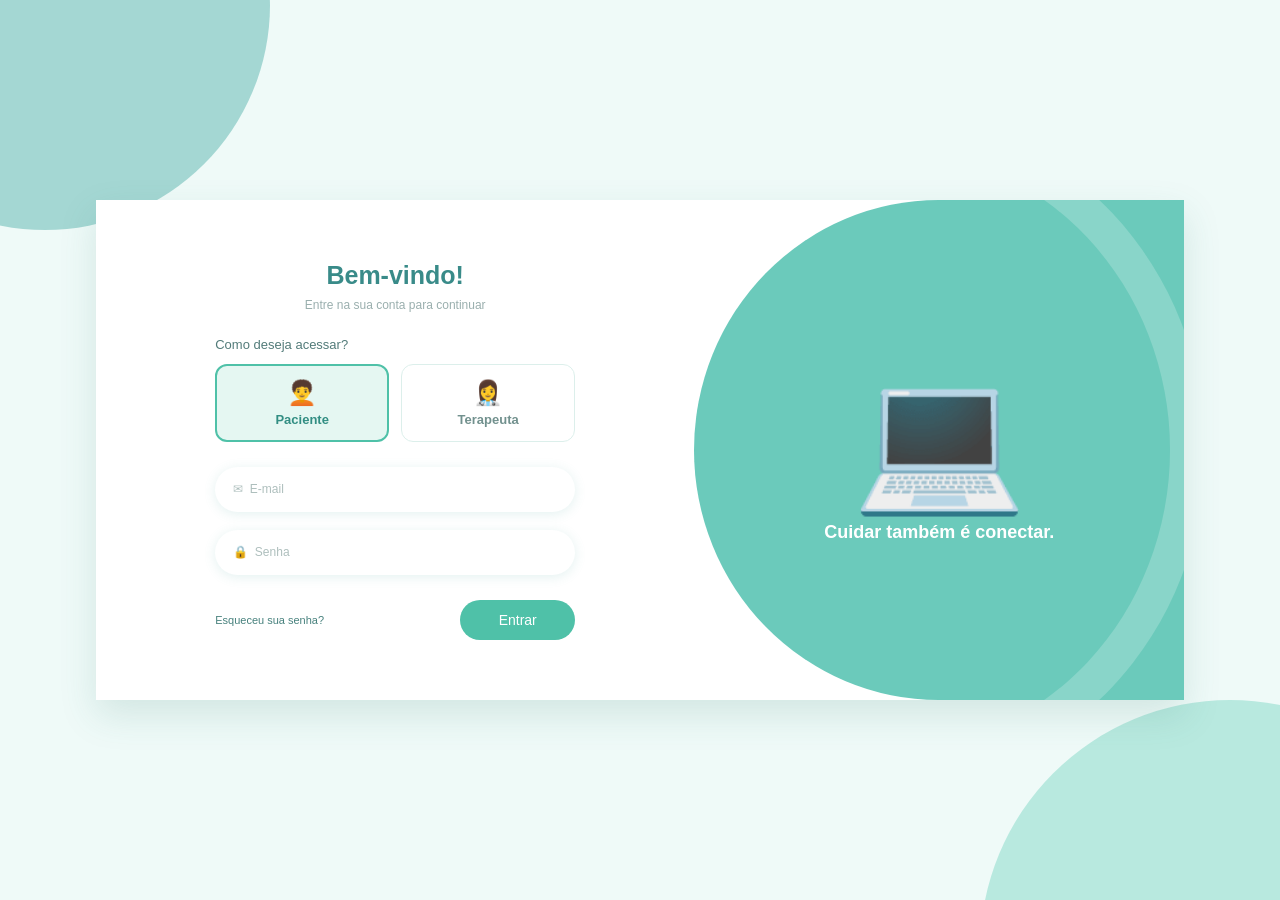
<file: index.html>
<!DOCTYPE html>
<html lang="pt-BR">
<head>
<meta charset="UTF-8">
<meta name="viewport" content="width=device-width, initial-scale=1.0">
<title>Login - Sistema de Terapia</title>
<link rel="stylesheet" href="style.css">

</head>

<body>

<main class="container">

   
    <section class="login-area">

        <div class="login-box">

            <h1 class="title">Bem-vindo!</h1>

            <p class="subtitle">
                Entre na sua conta para continuar
            </p>

            <p class="profile-title">
                Como deseja acessar?
            </p>

            <!-- ESCOLHA DO TIPO DE USUÁRIO -->

            <div class="profile-options">

                <button type="button"
                    class="profile-btn active"
                    onclick="selectProfile('paciente', this)">

                    <span>🧑‍🦱</span>
                    <strong>Paciente</strong>

                </button>

                <button type="button"
                    class="profile-btn"
                    onclick="selectProfile('terapeuta', this)">

                    <span>👩‍⚕️</span>
                    <strong>Terapeuta</strong>

                </button>

            </div>

            <!-- FORMULÁRIO -->

            <form id="loginForm">

                <div class="input-group">

                    <input
                        type="email"
                        placeholder="✉  E-mail"
                        required
                    >

                </div>

                <div class="input-group">

                    <input
                        type="password"
                        placeholder="🔒  Senha"
                        required
                    >

                </div>

                <div class="options">

                    <a href="#" class="forgot">
                        Esqueceu sua senha?
                    </a>

                    <button type="submit" class="login-btn">
                        Entrar
                    </button>

                </div>

            </form>

        </div>

    </section>

    <!-- LADO DIREITO -->

    <section class="illustration">

        <div class="illustration-content">

            <div class="icon">💻</div>

            <p>Cuidar também é conectar.</p>

        </div>

    </section>

</main>
    <script src="script.js"></script>

</body>
</html>
</file>
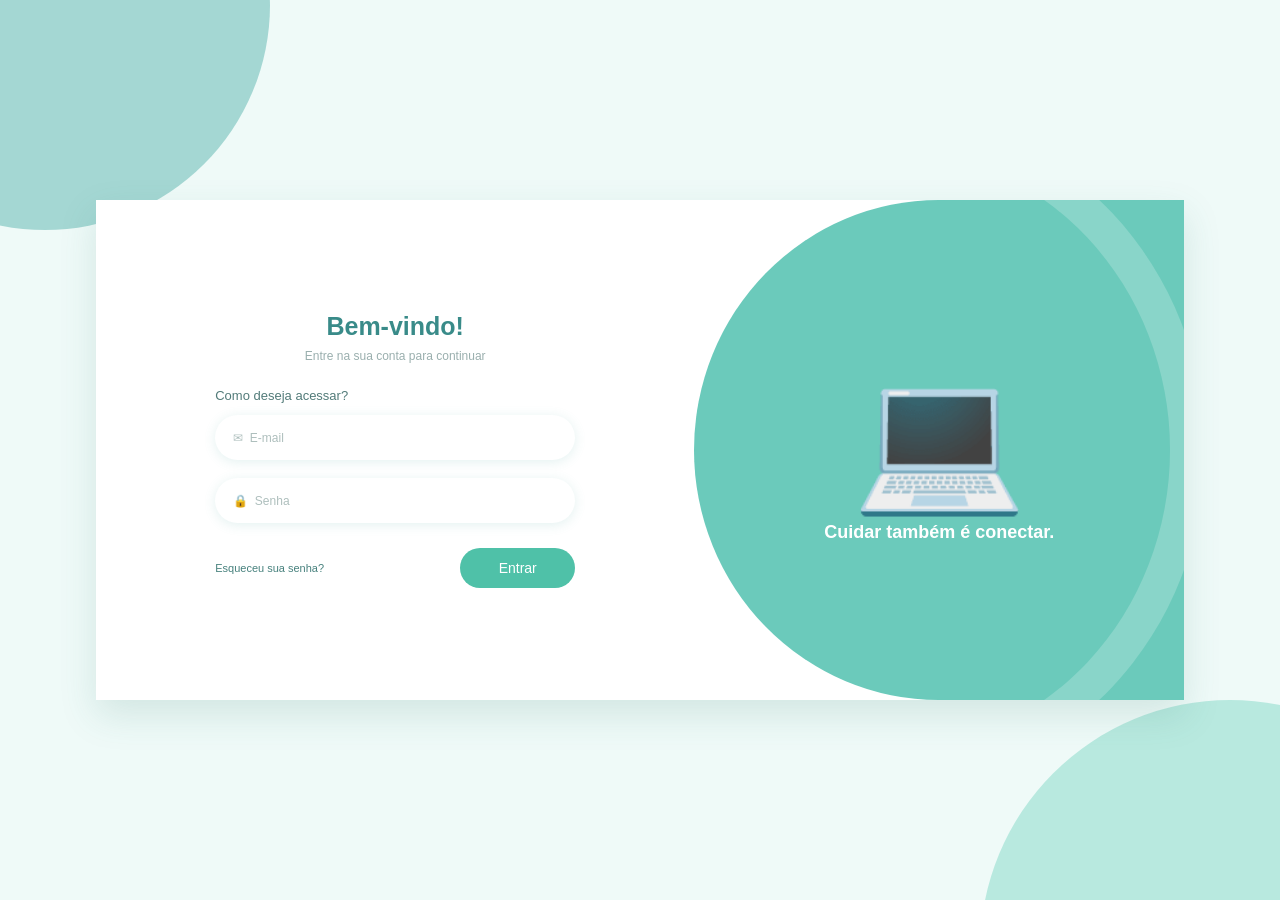
<file: doutor/index.html>
<!DOCTYPE html>
<html lang="pt-BR">
<head>
<meta charset="UTF-8">
<meta name="viewport" content="width=device-width, initial-scale=1.0">
<title>Login - Sistema de Terapia</title>
<link rel="stylesheet" href="style.css">

</head>

<body>

<main class="container">

   
    <section class="login-area">

        <div class="login-box">

            <h1 class="title">Bem-vindo!</h1>

            <p class="subtitle">
                Entre na sua conta para continuar
            </p>

            <p class="profile-title">
                Como deseja acessar?
            </p>

            <!-- ESCOLHA DO TIPO DE USUÁRIO -->


            <!-- FORMULÁRIO -->

            <form id="loginForm">

                <div class="input-group">

                    <input
                        type="email"
                        placeholder="✉  E-mail"
                        required
                    >

                </div>

                <div class="input-group">

                    <input
                        type="password"
                        placeholder="🔒  Senha"
                        required
                    >

                </div>

                <div class="options">

                    <a href="#" class="forgot">
                        Esqueceu sua senha?
                    </a>

                    <button type="submit" class="login-btn">
                        Entrar
                    </button>

                </div>

            </form>

        </div>

    </section>

    <!-- LADO DIREITO -->

    <section class="illustration">

        <div class="illustration-content">

            <div class="icon">💻</div>

            <p>Cuidar também é conectar.</p>

        </div>

    </section>

</main>
    <script src="script.js"></script>

</body>
</html>
</file>
<file: style.css>
* {
    margin: 0;
    padding: 0;
    box-sizing: border-box;
    font-family: Arial, sans-serif;
}

body {
    min-height: 100vh;
    display: flex;
    align-items: center;
    justify-content: center;
    background: #effaf8;
    overflow: hidden;
}



body::before {
    content: "";
    position: fixed;
    width: 450px;
    height: 450px;
    background: #a4d7d3;
    border-radius: 50%;
    top: -220px;
    left: -180px;
}

body::after {
    content: "";
    position: fixed;
    width: 500px;
    height: 500px;
    background: #b8e9df;
    border-radius: 50%;
    bottom: -300px;
    right: -200px;
}

.container {
    width: 85%;
    max-width: 1100px;
    min-height: 500px;
    background: white;
    display: flex;
    position: relative;
    z-index: 1;
    box-shadow: 0 15px 35px rgba(50,120,110,0.15);
    overflow: hidden;
}

/* MENU */

header {
    position: absolute;
    top: 18px;
    left: 6%;
    right: 5%;
    display: flex;
    align-items: center;
    z-index: 5;
}

.logo {
    color: #436f8c;
    font-size: 27px;
    font-weight: bold;
}

nav {
    display: flex;
    gap: 25px;
    margin-left: 35px;
}

nav a {
    text-decoration: none;
    color: #426c70;
    font-size: 12px;
}

/* LOGIN */

.login-area {
    width: 55%;
    display: flex;
    justify-content: center;
    align-items: center;
    z-index: 2;
}

.login-box {
    width: 65%;
    max-width: 360px;
}

.title {
    color: #398b89;
    font-size: 25px;
    text-align: center;
    margin-bottom: 8px;
}

.subtitle {
    color: #9aafae;
    text-align: center;
    font-size: 12px;
    margin-bottom: 25px;
}

/* ESCOLHA DE PERFIL */

.profile-title {
    color: #527b79;
    font-size: 13px;
    margin-bottom: 12px;
}

.profile-options {
    display: flex;
    gap: 12px;
    margin-bottom: 25px;
}

.profile-btn {
    width: 50%;
    padding: 13px 5px;
    border: 1px solid #dcefeb;
    border-radius: 12px;
    background: white;
    color: #72918e;
    cursor: pointer;
    transition: .3s;
}

.profile-btn span {
    display: block;
    font-size: 24px;
    margin-bottom: 5px;
}

.profile-btn strong {
    font-size: 13px;
}

.profile-btn.active {
    background: #e5f7f2;
    border: 2px solid #4fc1a8;
    color: #328e83;
}

.profile-btn:hover {
    border-color: #4fc1a8;
}

/* CAMPOS */

.input-group {
    margin-bottom: 18px;
}

.input-group input {
    width: 100%;
    height: 45px;
    border: none;
    outline: none;
    border-radius: 30px;
    padding: 0 18px;
    background: white;
    box-shadow: 0 2px 12px rgba(79,170,160,0.16);
    font-size: 12px;
}

.input-group input:focus {
    box-shadow: 0 2px 12px rgba(65,180,160,0.4);
}

.input-group input::placeholder {
    color: #aebfbd;
}

/* OPÇÕES */

.options {
    display: flex;
    justify-content: space-between;
    align-items: center;
    margin-top: 25px;
}

.forgot {
    color: #47817d;
    text-decoration: none;
    font-size: 11px;
}

.login-btn {
    width: 115px;
    padding: 12px;
    background: #4fc1a8;
    color: white;
    border: none;
    border-radius: 30px;
    cursor: pointer;
    font-size: 14px;
    transition: .3s;
}

.login-btn:hover {
    background: #299f8b;
    transform: translateY(-2px);
}

/* ILUSTRAÇÃO */

.illustration {
    width: 45%;
    min-height: 500px;
    background: #6bcabb;
    border-radius: 50% 0 0 50%;
    display: flex;
    justify-content: center;
    align-items: center;
    position: relative;
}

.illustration::before {
    content: "";
    position: absolute;
    width: 115%;
    height: 120%;
    border: 35px solid rgba(255,255,255,0.2);
    border-radius: 50%;
    left: -25%;
}

.illustration-content {
    position: relative;
    z-index: 1;
    text-align: center;
}

.illustration-content .icon {
    font-size: 140px;
}

.illustration-content p {
    color: white;
    font-size: 18px;
    font-weight: bold;
}

/* CELULAR */

@media(max-width: 768px) {
    .container {
        width: 90%;
        min-height: 570px;
    }

    .login-area {
        width: 100%;
    }

    .login-box {
        width: 80%;
    }

    .illustration {
        display: none;
    }

    nav {
        display: none;
    }
}
</file>
<file: doutor/style.css>
* {
    margin: 0;
    padding: 0;
    box-sizing: border-box;
    font-family: Arial, sans-serif;
}

body {
    min-height: 100vh;
    display: flex;
    align-items: center;
    justify-content: center;
    background: #effaf8;
    overflow: hidden;
}



body::before {
    content: "";
    position: fixed;
    width: 450px;
    height: 450px;
    background: #a4d7d3;
    border-radius: 50%;
    top: -220px;
    left: -180px;
}

body::after {
    content: "";
    position: fixed;
    width: 500px;
    height: 500px;
    background: #b8e9df;
    border-radius: 50%;
    bottom: -300px;
    right: -200px;
}

.container {
    width: 85%;
    max-width: 1100px;
    min-height: 500px;
    background: white;
    display: flex;
    position: relative;
    z-index: 1;
    box-shadow: 0 15px 35px rgba(50,120,110,0.15);
    overflow: hidden;
}

/* MENU */

header {
    position: absolute;
    top: 18px;
    left: 6%;
    right: 5%;
    display: flex;
    align-items: center;
    z-index: 5;
}

.logo {
    color: #436f8c;
    font-size: 27px;
    font-weight: bold;
}

nav {
    display: flex;
    gap: 25px;
    margin-left: 35px;
}

nav a {
    text-decoration: none;
    color: #426c70;
    font-size: 12px;
}

/* LOGIN */

.login-area {
    width: 55%;
    display: flex;
    justify-content: center;
    align-items: center;
    z-index: 2;
}

.login-box {
    width: 65%;
    max-width: 360px;
}

.title {
    color: #398b89;
    font-size: 25px;
    text-align: center;
    margin-bottom: 8px;
}

.subtitle {
    color: #9aafae;
    text-align: center;
    font-size: 12px;
    margin-bottom: 25px;
}

/* ESCOLHA DE PERFIL */

.profile-title {
    color: #527b79;
    font-size: 13px;
    margin-bottom: 12px;
}

.profile-options {
    display: flex;
    gap: 12px;
    margin-bottom: 25px;
}

.profile-btn {
    width: 50%;
    padding: 13px 5px;
    border: 1px solid #dcefeb;
    border-radius: 12px;
    background: white;
    color: #72918e;
    cursor: pointer;
    transition: .3s;
}

.profile-btn span {
    display: block;
    font-size: 24px;
    margin-bottom: 5px;
}

.profile-btn strong {
    font-size: 13px;
}

.profile-btn.active {
    background: #e5f7f2;
    border: 2px solid #4fc1a8;
    color: #328e83;
}

.profile-btn:hover {
    border-color: #4fc1a8;
}

/* CAMPOS */

.input-group {
    margin-bottom: 18px;
}

.input-group input {
    width: 100%;
    height: 45px;
    border: none;
    outline: none;
    border-radius: 30px;
    padding: 0 18px;
    background: white;
    box-shadow: 0 2px 12px rgba(79,170,160,0.16);
    font-size: 12px;
}

.input-group input:focus {
    box-shadow: 0 2px 12px rgba(65,180,160,0.4);
}

.input-group input::placeholder {
    color: #aebfbd;
}

/* OPÇÕES */

.options {
    display: flex;
    justify-content: space-between;
    align-items: center;
    margin-top: 25px;
}

.forgot {
    color: #47817d;
    text-decoration: none;
    font-size: 11px;
}

.login-btn {
    width: 115px;
    padding: 12px;
    background: #4fc1a8;
    color: white;
    border: none;
    border-radius: 30px;
    cursor: pointer;
    font-size: 14px;
    transition: .3s;
}

.login-btn:hover {
    background: #299f8b;
    transform: translateY(-2px);
}

/* ILUSTRAÇÃO */

.illustration {
    width: 45%;
    min-height: 500px;
    background: #6bcabb;
    border-radius: 50% 0 0 50%;
    display: flex;
    justify-content: center;
    align-items: center;
    position: relative;
}

.illustration::before {
    content: "";
    position: absolute;
    width: 115%;
    height: 120%;
    border: 35px solid rgba(255,255,255,0.2);
    border-radius: 50%;
    left: -25%;
}

.illustration-content {
    position: relative;
    z-index: 1;
    text-align: center;
}

.illustration-content .icon {
    font-size: 140px;
}

.illustration-content p {
    color: white;
    font-size: 18px;
    font-weight: bold;
}

/* CELULAR */

@media(max-width: 768px) {
    .container {
        width: 90%;
        min-height: 570px;
    }

    .login-area {
        width: 100%;
    }

    .login-box {
        width: 80%;
    }

    .illustration {
        display: none;
    }

    nav {
        display: none;
    }
}
</file>
